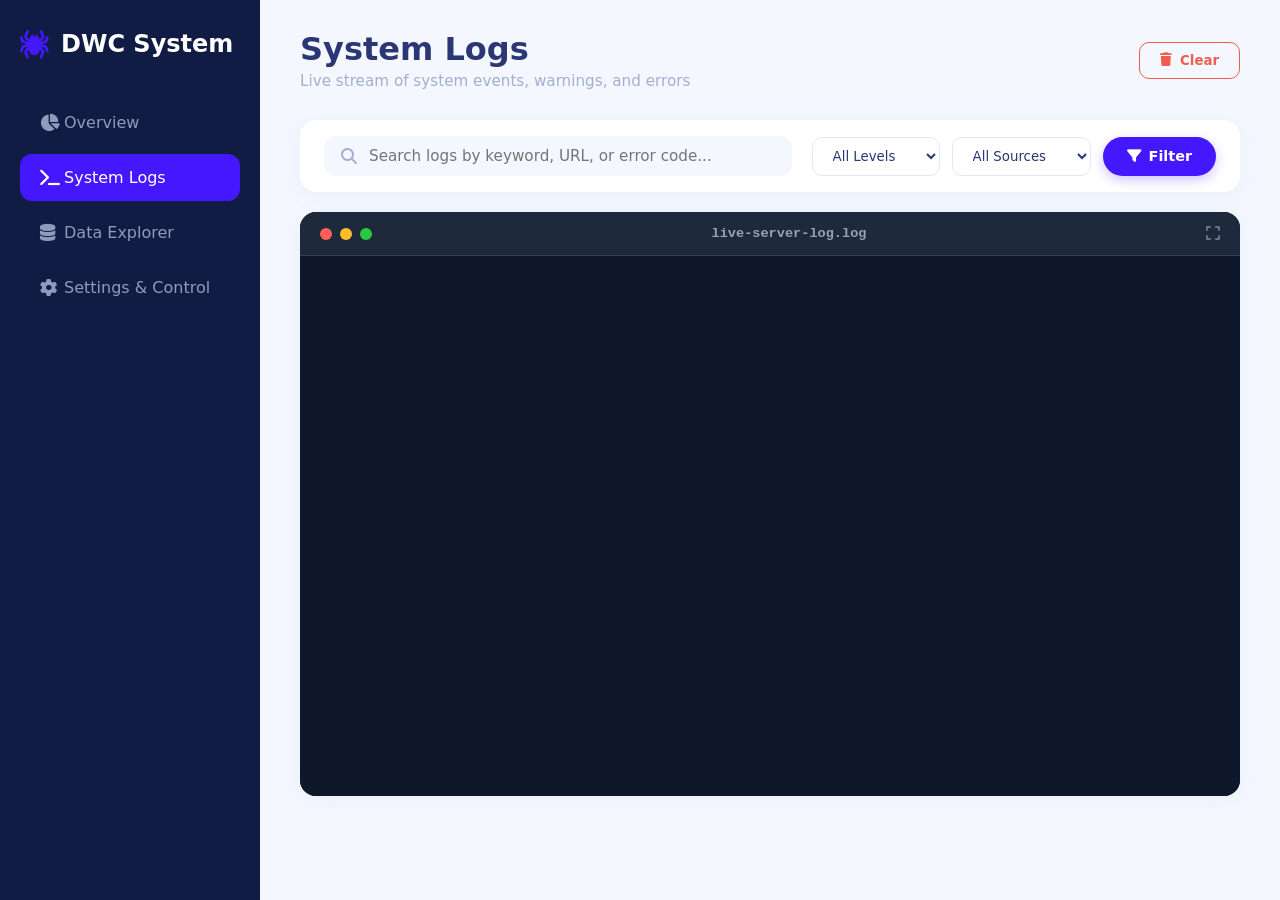
<file: dwc-dashboard/logs.html>
<!DOCTYPE html>
<html lang="en">
<head>
    <meta charset="UTF-8">
    <meta name="viewport" content="width=device-width, initial-scale=1.0">
    <title>DWC - System Logs</title>
    <link rel="stylesheet" href="style.css">
    <link rel="stylesheet" href="https://cdnjs.cloudflare.com/ajax/libs/font-awesome/6.4.0/css/all.min.css">
</head>
<body>
    <div class="dashboard-container">
        <nav class="sidebar">
            <div class="logo">
                <h2><i class="fas fa-spider"></i> DWC System</h2>
            </div>
            <ul class="nav-links">
                <li><a href="index.html"><i class="fas fa-chart-pie"></i> Overview</a></li>
                <li class="active"><a href="logs.html"><i class="fas fa-terminal"></i> System Logs</a></li>
                <li><a href="data.html"><i class="fas fa-database"></i> Data Explorer</a></li>
                <li><a href="settings.html"><i class="fas fa-cog"></i> Settings & Control</a></li>
            </ul>
        </nav>

        <main class="main-content">
            <header>
                <div class="header-title">
                    <h1>System Logs</h1>
                    <p class="subtitle">Live stream of system events, warnings, and errors</p>
                </div>
                <div class="header-actions" style="display: flex; gap: 10px;">
                    <button class="btn-outline" style="color: var(--danger); border-color: var(--danger);"><i class="fas fa-trash"></i> Clear</button>
                </div>
            </header>

            <div class="bento-grid">
                
                <div class="bento-card filter-bar span-4" style="margin-bottom: 20px;">
                    <div class="search-box">
                        <i class="fas fa-search"></i>
                        <input type="text" placeholder="Search logs by keyword, URL, or error code..." id="logSearch">
                    </div>
                    <div class="filter-group">
                        <select class="custom-select" id="logLevel">
                            <option value="ALL">All Levels</option>
                            <option value="INFO">INFO Only</option>
                            <option value="WARN">WARNINGS</option>
                            <option value="ERROR">ERRORS</option>
                        </select>
                        <select class="custom-select" id="logSource">
                            <option value="ALL">All Sources</option>
                            <option value="MASTER">Master Node</option>
                            <option value="WORKER">Workers</option>
                            <option value="REDIS">Redis Queue</option>
                        </select>
                        <button class="btn-apply-filter">
                            <i class="fas fa-filter"></i> Filter
                        </button>
                    </div>
                </div>

                <div class="bento-card span-4" style="padding: 0; background-color: #0F172A; overflow: hidden;">
                    <div class="terminal-header">
                        <div class="terminal-dots">
                            <span class="dot red"></span>
                            <span class="dot yellow"></span>
                            <span class="dot green"></span>
                        </div>
                        <div class="terminal-title">live-server-log.log</div>
                        <div class="terminal-actions">
                            <i class="fas fa-expand"></i>
                        </div>
                    </div>
                    
                    <div class="terminal-window">
                        <ul class="log-stream">
                            
                        </ul>
                    </div>
                </div>

            </div>
        </main>
    </div>
    <script>
        let isPaused = false;
        let logInterval = null;

        document.addEventListener('DOMContentLoaded', () => {
            // Lấy log lần đầu
            fetchLogs();
            
            // Cứ 1.5 giây lấy log mới một lần (tạo cảm giác live stream)
            logInterval = setInterval(() => {
                if (!isPaused) fetchLogs();
            }, 1500);

            // NÚT CLEAR
            const btnClear = document.querySelector('.fa-trash').parentElement;
            btnClear.addEventListener('click', async () => {
                await fetch('http://127.0.0.1:8080/api/logs', { method: 'DELETE' });
                document.querySelector('.log-stream').innerHTML = ''; // Xóa sạch màn hình
            });

            // Gắn sự kiện cho các ô Lọc
            document.getElementById('logSearch').addEventListener('input', applyFilter);
            document.getElementById('logLevel').addEventListener('change', applyFilter);
            document.getElementById('logSource').addEventListener('change', applyFilter);
        });

        // HÀM LẤY LOG VÀ VẼ LÊN MÀN HÌNH
        async function fetchLogs() {
            try {
                const res = await fetch('http://127.0.0.1:8080/api/logs');
                const logs = await res.json();
                
                const terminalWindow = document.querySelector('.terminal-window');
                const stream = document.querySelector('.log-stream');
                
                // 1. ĐO VỊ TRÍ THANH CUỘN (Smart Scrolling)
                // Kiểm tra xem người dùng có đang ở dưới cùng của màn hình log không (cho phép sai số 50px)
                const isScrolledToBottom = terminalWindow.scrollHeight - terminalWindow.clientHeight <= terminalWindow.scrollTop + 50;
                
                // 2. DOM BUFFERING (Chống Lag)
                // Thay vì += thẳng vào stream gây giật, ta gom tất cả vào một biến String
                let htmlBuffer = ''; 
                
                logs.forEach(log => {
                    let lvlColor = '#3b82f6'; // Mặc định INFO (Xanh)
                    if(log.level === 'WARN') lvlColor = '#f59e0b'; // Vàng
                    if(log.level === 'ERROR') lvlColor = '#ef4444'; // Đỏ

                    htmlBuffer += `
                        <li class="log-line" data-level="${log.level}" data-source="${log.source}">
                            <span class="log-time" style="color: #64748b;">${log.time}</span>
                            <span class="log-level" style="color: ${lvlColor}; font-weight: 700; width: 50px; display: inline-block;">${log.level}</span>
                            <span class="log-source" style="color: #a78bfa; font-weight: 600;">[${log.source}]</span>
                            <span class="log-message" style="color: #e2e8f0; margin-left: 10px;">${log.message}</span>
                        </li>
                    `;
                });
                
                // Đổ dữ liệu 1 lần duy nhất vào DOM (Tốc độ bàn thờ, không giật màn hình)
                stream.innerHTML = htmlBuffer; 
                
                applyFilter(); // Chạy bộ lọc
                
                // 3. ÁP DỤNG CUỘN THÔNG MINH
                // Chỉ tự động cuộn xuống đáy NẾU trước đó người dùng đang ở đáy
                // Nếu người dùng đang lướt lên xem log cũ, không làm phiền họ
                if (isScrolledToBottom) {
                    terminalWindow.scrollTop = terminalWindow.scrollHeight;
                }
                
            } catch (error) {}
        }

        // HÀM LỌC LOG MƯỢT MÀ
        function applyFilter() {
            const keyword = document.getElementById('logSearch').value.toLowerCase();
            const level = document.getElementById('logLevel').value;
            const source = document.getElementById('logSource').value;
            
            document.querySelectorAll('.log-line').forEach(line => {
                const text = line.innerText.toLowerCase();
                const lineLvl = line.getAttribute('data-level');
                const lineSrc = line.getAttribute('data-source').toUpperCase();
                
                let matchSearch = text.includes(keyword);
                let matchLevel = (level === 'ALL' || lineLvl === level);
                let matchSource = (source === 'ALL' || lineSrc.includes(source));
                
                if (matchSearch && matchLevel && matchSource) {
                    line.style.display = 'block';
                } else {
                    line.style.display = 'none';
                }
            });
        }
    </script>
</body>
</html>
</file>
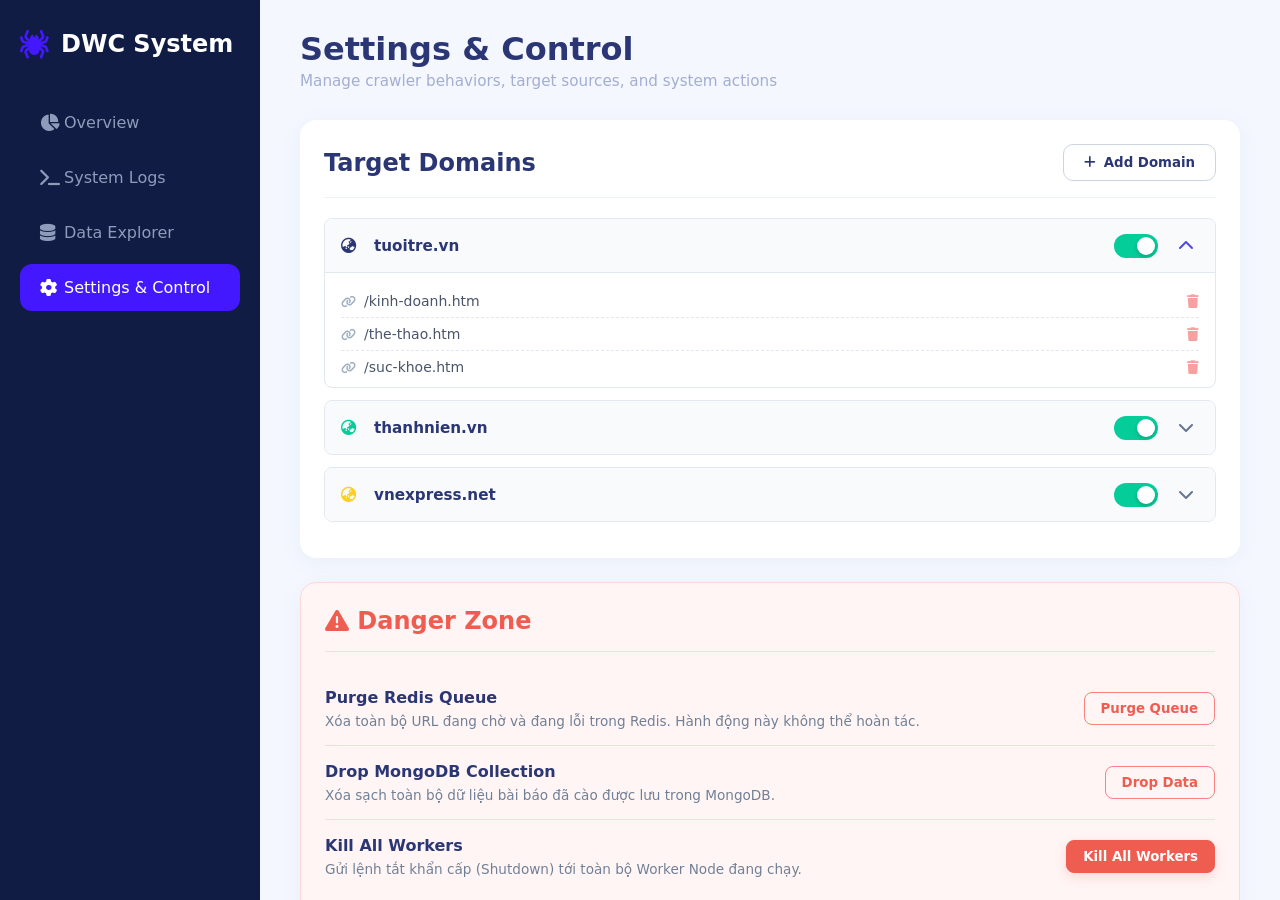
<file: dwc-dashboard/settings.html>
<!DOCTYPE html>
<html lang="en">
<head>
    <meta charset="UTF-8">
    <meta name="viewport" content="width=device-width, initial-scale=1.0">
    <title>DWC - Settings & Control</title>
    <link rel="stylesheet" href="style.css">
    <link rel="stylesheet" href="https://cdnjs.cloudflare.com/ajax/libs/font-awesome/6.4.0/css/all.min.css">
    
    <style>
        .domain-container { margin-top: 15px; }
        .domain-group {
            border: 1px solid #e2e8f0; border-radius: 8px;
            margin-bottom: 12px; background: #fff; overflow: hidden;
        }
        .domain-header {
            display: flex; justify-content: space-between; align-items: center;
            padding: 12px 16px; background: #f8fafc;
        }
        .domain-header .d-actions { display: flex; align-items: center; gap: 15px; }
        .btn-expand {
            background: none; border: none; color: #64748b; cursor: pointer;
            transition: 0.3s; padding: 5px; font-size: 16px;
        }
        .btn-expand.active { transform: rotate(180deg); color: #4f46e5; }
        .domain-body {
            display: none; padding: 12px 16px; border-top: 1px solid #e2e8f0;
        }
        .domain-body.show { display: block; }
        .sub-link-list { list-style: none; padding: 0; margin: 0; }
        .sub-link-list li {
            display: flex; justify-content: space-between; align-items: center;
            padding: 8px 0; border-bottom: 1px dashed #e2e8f0; font-size: 14px; color: #4a5568;
        }
        .sub-link-list li:last-child { border-bottom: none; padding-bottom: 0; }
        .btn-icon-sm { background: none; border: none; cursor: pointer; color: #ef4444; opacity: 0.5; transition: 0.2s;}
        .btn-icon-sm:hover { opacity: 1; }
    </style>
</head>
<body>
    <div class="dashboard-container">
        <nav class="sidebar">
            <div class="logo">
                <h2><i class="fas fa-spider"></i> DWC System</h2>
            </div>
            <ul class="nav-links">
                <li><a href="index.html"><i class="fas fa-chart-pie"></i> Overview</a></li>
                <li><a href="logs.html"><i class="fas fa-terminal"></i> System Logs</a></li>
                <li><a href="data.html"><i class="fas fa-database"></i> Data Explorer</a></li>
                <li class="active"><a href="settings.html"><i class="fas fa-cog"></i> Settings & Control</a></li>
            </ul>
        </nav>

        <main class="main-content">
            <header>
                <div class="header-title">
                    <h1>Settings & Control</h1>
                    <p class="subtitle">Manage crawler behaviors, target sources, and system actions</p>
                </div>
            </header>

            <div class="bento-grid">
                
                <div class="bento-card span-4" style="margin-bottom: 24px;">
                    <div class="section-header">
                        <h2>Target Domains</h2>
                        <button class="btn-outline btn-sm" id="btnAddDomain"><i class="fas fa-plus"></i> Add Domain</button>
                    </div>
                    
                    <div class="domain-container">
                        <div class="domain-group">
                            <div class="domain-header">
                                <div class="d-info"><i class="fas fa-globe-asia text-primary" style="margin-right: 8px;"></i><strong>tuoitre.vn</strong></div>
                                <div class="d-actions">
                                    <label class="toggle-switch"><input type="checkbox" checked><span class="slider"></span></label>
                                    <button class="btn-expand active"><i class="fas fa-chevron-down"></i></button>
                                </div>
                            </div>
                            <div class="domain-body show">
                                <ul class="sub-link-list" id="list-tuoitre">
                                    <li><span><i class="fas fa-link text-muted" style="margin-right:8px;"></i>/kinh-doanh.htm</span> <button class="btn-icon-sm"><i class="fas fa-trash"></i></button></li>
                                    <li><span><i class="fas fa-link text-muted" style="margin-right:8px;"></i>/the-thao.htm</span> <button class="btn-icon-sm"><i class="fas fa-trash"></i></button></li>
                                    <li><span><i class="fas fa-link text-muted" style="margin-right:8px;"></i>/suc-khoe.htm</span> <button class="btn-icon-sm"><i class="fas fa-trash"></i></button></li>
                                </ul>
                            </div>
                        </div>

                        <div class="domain-group">
                            <div class="domain-header">
                                <div class="d-info"><i class="fas fa-globe-asia text-success" style="margin-right: 8px;"></i><strong>thanhnien.vn</strong></div>
                                <div class="d-actions">
                                    <label class="toggle-switch"><input type="checkbox" checked><span class="slider"></span></label>
                                    <button class="btn-expand"><i class="fas fa-chevron-down"></i></button>
                                </div>
                            </div>
                            <div class="domain-body">
                                <ul class="sub-link-list" id="list-thanhnien">
                                    <li><span><i class="fas fa-link text-muted" style="margin-right:8px;"></i>/kinh-te.htm</span> <button class="btn-icon-sm"><i class="fas fa-trash"></i></button></li>
                                    <li><span><i class="fas fa-link text-muted" style="margin-right:8px;"></i>/the-thao.htm</span> <button class="btn-icon-sm"><i class="fas fa-trash"></i></button></li>
                                    <li><span><i class="fas fa-link text-muted" style="margin-right:8px;"></i>/suc-khoe.htm</span> <button class="btn-icon-sm"><i class="fas fa-trash"></i></button></li>
                                    <li><span><i class="fas fa-link text-muted" style="margin-right:8px;"></i>/the-gioi.htm</span> <button class="btn-icon-sm"><i class="fas fa-trash"></i></button></li>
                                </ul>
                            </div>
                        </div>

                        <div class="domain-group">
                            <div class="domain-header">
                                <div class="d-info"><i class="fas fa-globe-asia text-warning" style="margin-right: 8px;"></i><strong>vnexpress.net</strong></div>
                                <div class="d-actions">
                                    <label class="toggle-switch"><input type="checkbox" checked><span class="slider"></span></label>
                                    <button class="btn-expand"><i class="fas fa-chevron-down"></i></button>
                                </div>
                            </div>
                            <div class="domain-body">
                                <ul class="sub-link-list" id="list-vnexpress">
                                    <li><span><i class="fas fa-link text-muted" style="margin-right:8px;"></i>/kinh-doanh</span> <button class="btn-icon-sm"><i class="fas fa-trash"></i></button></li>
                                    <li><span><i class="fas fa-link text-muted" style="margin-right:8px;"></i>/the-thao</span> <button class="btn-icon-sm"><i class="fas fa-trash"></i></button></li>
                                    <li><span><i class="fas fa-link text-muted" style="margin-right:8px;"></i>/suc-khoe</span> <button class="btn-icon-sm"><i class="fas fa-trash"></i></button></li>
                                    <li><span><i class="fas fa-link text-muted" style="margin-right:8px;"></i>/the-gioi</span> <button class="btn-icon-sm"><i class="fas fa-trash"></i></button></li>
                                </ul>
                            </div>
                        </div>
                    </div>
                </div>

                <div class="bento-card span-4 danger-zone">
                    <div class="section-header border-danger">
                        <h2 class="text-danger"><i class="fas fa-exclamation-triangle"></i> Danger Zone</h2>
                    </div>
                    <div class="danger-actions">
                        <div class="danger-item">
                            <div class="danger-text">
                                <strong>Purge Redis Queue</strong>
                                <p>Xóa toàn bộ URL đang chờ và đang lỗi trong Redis. Hành động này không thể hoàn tác.</p>
                            </div>
                            <button class="btn-danger-outline" id="btnPurgeRedis">Purge Queue</button>
                        </div>
                        <div class="danger-item">
                            <div class="danger-text">
                                <strong>Drop MongoDB Collection</strong>
                                <p>Xóa sạch toàn bộ dữ liệu bài báo đã cào được lưu trong MongoDB.</p>
                            </div>
                            <button class="btn-danger-outline" id="btnDropMongo">Drop Data</button>
                        </div>
                        <div class="danger-item">
                            <div class="danger-text">
                                <strong>Kill All Workers</strong>
                                <p>Gửi lệnh tắt khẩn cấp (Shutdown) tới toàn bộ Worker Node đang chạy.</p>
                            </div>
                            <button class="btn-danger-solid" id="btnKillAll">Kill All Workers</button>
                        </div>
                    </div>
                </div>

            </div>
        </main>
    </div>

    <script>
        document.addEventListener('DOMContentLoaded', () => {
            
            // 1. NÚT: XÓA SẠCH REDIS QUEUE
            document.getElementById('btnPurgeRedis').addEventListener('click', async () => {
                const confirmPurge = confirm("🚨 BẠN CÓ CHẮC CHẮN MUỐN XÓA REDIS?\nToàn bộ link đang chờ cào và link lỗi sẽ bị xóa vĩnh viễn.");
                if (confirmPurge) {
                    try {
                        const response = await fetch('http://127.0.0.1:8080/api/queue/purge', { method: 'DELETE' });
                        if (response.ok) alert("✅ Đã dọn sạch Redis Queue!");
                        else alert("❌ Có lỗi xảy ra khi dọn Redis.");
                    } catch (error) {
                        console.error("Lỗi kết nối:", error);
                    }
                }
            });

            // 2. NÚT: XÓA SẠCH MONGODB
            document.getElementById('btnDropMongo').addEventListener('click', async () => {
                const confirmDrop = confirm("🚨 CẢNH BÁO MẤT DỮ LIỆU!!!\nBạn chuẩn bị xóa TẤT CẢ bài báo đã cào được. Không thể hoàn tác!");
                if (confirmDrop) {
                    try {
                        const response = await fetch('http://127.0.0.1:8080/api/articles/drop-all', { method: 'DELETE' });
                        if (response.ok) alert("✅ Đã xóa toàn bộ dữ liệu trong MongoDB!");
                        else alert("❌ Có lỗi xảy ra khi xóa MongoDB.");
                    } catch (error) {
                        console.error("Lỗi kết nối:", error);
                    }
                }
            });

            // 3. NÚT: KILL ALL WORKERS
            document.getElementById('btnKillAll').addEventListener('click', async () => {
                const confirmKill = confirm("⚠️ Bạn muốn phát lệnh dừng tất cả các Bot đang chạy?");
                if (confirmKill) {
                    try {
                        const response = await fetch('http://127.0.0.1:8080/api/workers/kill-all', { method: 'POST' });
                        if (response.ok) alert("✅ Đã phát lệnh ngưng hoạt động tới toàn bộ Worker!");
                        else alert("❌ Có lỗi xảy ra khi Kill Worker.");
                    } catch (error) {
                        console.error("Lỗi kết nối:", error);
                    }
                }
            });

            // 4. LOGIC: ĐÓNG/MỞ CÁC CHUYÊN MỤC CON (ACCORDION)
            document.querySelectorAll('.btn-expand').forEach(btn => {
                btn.addEventListener('click', (e) => {
                    const header = e.currentTarget.closest('.domain-header');
                    const body = header.nextElementSibling;
                    
                    btn.classList.toggle('active');
                    body.classList.toggle('show');
                });
            });

            // 5. LOGIC LƯU TRỮ LOCALSTORAGE & VẼ GIAO DIỆN (NÂNG CẤP)
            // =================================================================
            
            // Hàm vẽ 1 link con lên giao diện
            function renderSubLink(newUrl) {
                try {
                    const urlObj = new URL(newUrl);
                    const host = urlObj.hostname; 
                    const path = urlObj.pathname; 
                    
                    let targetListId = '';
                    if(host.includes('tuoitre.vn')) targetListId = 'list-tuoitre';
                    else if(host.includes('thanhnien.vn')) targetListId = 'list-thanhnien';
                    else if(host.includes('vnexpress.net')) targetListId = 'list-vnexpress';

                    if (targetListId) {
                        const ul = document.getElementById(targetListId);
                        
                        // Tạo thẻ li mới
                        const li = document.createElement('li');
                        li.style.cssText = "background: #f0fdf4; padding-left: 10px; border-left: 3px solid #22c55e;";
                        li.innerHTML = `
                            <span><i class="fas fa-link text-success" style="margin-right:8px;"></i>${path} <span style="font-size:11px; color:#22c55e; margin-left:5px; font-weight: bold;">(Custom)</span></span>
                            <button class="btn-icon-sm btn-delete-custom" data-url="${newUrl}"><i class="fas fa-trash"></i></button>
                        `;
                        ul.appendChild(li);

                        // Gắn sự kiện xóa cho nút thùng rác vừa được tạo
                        li.querySelector('.btn-delete-custom').addEventListener('click', function() {
                            const urlToRemove = this.getAttribute('data-url');
                            deleteCustomDomain(urlToRemove); // Xóa khỏi LocalStorage
                            li.remove(); // Xóa khỏi màn hình
                        });

                        // Tự động xổ danh sách ra
                        ul.parentElement.classList.add('show');
                        ul.parentElement.previousElementSibling.querySelector('.btn-expand').classList.add('active');
                    }
                } catch (e) { console.log("Lỗi parse URL để vẽ giao diện:", e); }
            }

            // 6. KHÔI PHỤC DỮ LIỆU KHI MỞ TRANG
            function loadCustomDomains() {
                // Lấy mảng link từ LocalStorage (Nếu chưa có thì tạo mảng rỗng)
                const savedLinks = JSON.parse(localStorage.getItem('dwcCustomDomains')) || [];
                savedLinks.forEach(link => {
                    renderSubLink(link); // Vẽ lại từng link
                });
            }
            // Chạy ngay khi load trang
            loadCustomDomains();

            // Hàm xóa link khỏi LocalStorage
            function deleteCustomDomain(url) {
                let savedLinks = JSON.parse(localStorage.getItem('dwcCustomDomains')) || [];
                savedLinks = savedLinks.filter(item => item !== url); // Lọc bỏ link cần xóa
                localStorage.setItem('dwcCustomDomains', JSON.stringify(savedLinks)); // Lưu lại
            }

            // 7. NÚT: ADD DOMAIN (THÊM LINK CÀO MỚI)
            document.getElementById('btnAddDomain').addEventListener('click', async () => {
                const newUrl = prompt("Nhập đường dẫn chuyên mục mới cần cào:\n(Ví dụ: https://tuoitre.vn/phap-luat.htm)");
                
                if (newUrl && newUrl.trim() !== "") {
                    // Kiểm tra xem link đã tồn tại chưa để tránh trùng lặp
                    let savedLinks = JSON.parse(localStorage.getItem('dwcCustomDomains')) || [];
                    if (savedLinks.includes(newUrl)) {
                        alert("⚠️ Chuyên mục này đã được thêm từ trước rồi!");
                        return;
                    }

                    try {
                        // Gọi API lưu xuống Java để Bot bắt đầu cào
                        const response = await fetch(`http://127.0.0.1:8080/api/spider/add-seed?url=${encodeURIComponent(newUrl)}`, { method: 'POST' });
                        
                        if (response.ok) {
                            alert("✅ Đã bơm link thành công! Hệ thống đang tiến hành quét...");
                            
                            // Lưu vào LocalStorage
                            savedLinks.push(newUrl);
                            localStorage.setItem('dwcCustomDomains', JSON.stringify(savedLinks));
                            
                            // Vẽ lên màn hình
                            renderSubLink(newUrl);
                        } else {
                            alert("❌ Hệ thống từ chối link này. Hãy đảm bảo Spring Boot đang chạy ổn định.");
                        }
                    } catch (error) {
                        alert("❌ Không thể kết nối tới máy chủ Spider.");
                    }
                }
            });
        });
    </script>
</body>
</html>
</file>
<file: dwc-dashboard/style.css>
/* --- BIẾN MÀU CƠ BẢN --- */
:root {
    --bg-main: #F4F7FE;        /* Nền tổng sáng */
    --bg-card: #FFFFFF;        /* Nền thẻ trắng */
    --bg-sidebar: #111C44;     /* Sidebar xanh đen cao cấp */
    
    --text-dark: #2B3674;      /* Chữ tiêu đề */
    --text-muted: #A3AED1;     /* Chữ phụ */
    --text-light: #FFFFFF;     /* Chữ trên nền tối */
    
    --primary: #4318FF;        /* Xanh dương nhấn */
    --success: #05CD99;        /* Xanh lá báo tốt */
    --warning: #FFCE20;        /* Vàng cảnh báo */
    --danger:  #EE5D50;        /* Đỏ báo lỗi/Kill */
    
    --radius: 16px;
    --shadow: 0px 4px 20px rgba(112, 144, 176, 0.08);
}

* { margin: 0; padding: 0; box-sizing: border-box; font-family: 'Segoe UI', system-ui, sans-serif; }

body { background-color: var(--bg-main); color: var(--text-dark); }
.dashboard-container { display: flex; height: 100vh; overflow: hidden; }

/* --- SIDEBAR --- */
.sidebar { width: 260px; background-color: var(--bg-sidebar); padding: 30px 20px; color: var(--text-light); z-index: 10; display: flex; flex-direction: column; }
.logo h2 { color: var(--text-light); margin-bottom: 40px; font-size: 1.5rem; display: flex; align-items: center; gap: 12px; }
.logo i { color: var(--primary); font-size: 1.8rem; }
.nav-links { list-style: none; }
.nav-links li { margin-bottom: 8px; }
.nav-links a { text-decoration: none; color: #8F9BBA; font-weight: 500; display: flex; align-items: center; padding: 14px 20px; border-radius: 12px; transition: 0.3s; }
.nav-links a i { width: 24px; font-size: 1.1rem; }
.nav-links li.active a { background-color: var(--primary); color: var(--text-light); }
.nav-links a:hover:not(.active) { color: var(--text-light); background-color: rgba(255,255,255,0.05); }

/* --- MAIN CONTENT & HEADER --- */
.main-content { flex: 1; padding: 30px 40px; overflow-y: auto; }
header { display: flex; justify-content: space-between; align-items: center; margin-bottom: 30px; }
header h1 { font-size: 2rem; font-weight: 700; }
header .subtitle { color: var(--text-muted); font-size: 0.95rem; margin-top: 4px; }

/* Status Online Indicator */
.system-status { display: flex; align-items: center; gap: 10px; background-color: #E6FAFA; padding: 8px 16px; border-radius: 20px; border: 1px solid #B5E4E4; }
.status-text { color: #029C76; font-weight: 600; font-size: 0.9rem; }
.pulse-dot { width: 10px; height: 10px; background-color: var(--success); border-radius: 50%; animation: pulse 1.5s infinite; }
@keyframes pulse { 0% { box-shadow: 0 0 0 0 rgba(5, 205, 153, 0.6); } 70% { box-shadow: 0 0 0 8px rgba(5, 205, 153, 0); } 100% { box-shadow: 0 0 0 0 rgba(5, 205, 153, 0); } }

/* --- BENTO LAYOUT CƠ BẢN --- */
.bento-layout { display: flex; flex-direction: column; gap: 24px; }
.bento-card { background-color: var(--bg-card); border-radius: var(--radius); box-shadow: var(--shadow); padding: 24px; }
.section-header { 
    display: flex; 
    justify-content: space-between; 
    align-items: center; 
    border-bottom: 1px solid #EDF2F7; /* Đường gạch dưới tinh tế */
    padding-bottom: 16px; 
    margin-bottom: 20px; 
}
.header-title-group { 
    display: flex; 
    align-items: center; 
    gap: 12px; 
}
.header-title-group h2 { 
    font-size: 1.15rem; 
    color: var(--text-dark); 
    margin: 0; 
}
.badge { background-color: rgba(67, 24, 255, 0.1); color: var(--primary); padding: 4px 12px; border-radius: 12px; font-size: 0.85rem; font-weight: 700; }
/* Format chung cho tất cả các Tag thông tin */
.badge-outline { 
    border: 1px solid #CBD5E0; 
    color: #718096; 
    background-color: #F7FAFC; 
    padding: 4px 14px; 
    border-radius: 20px; 
    font-size: 0.8rem; 
    font-weight: 600; 
}

/* --- TẦNG 1: METRICS --- */
.metrics-row { display: grid; grid-template-columns: repeat(4, 1fr); gap: 24px; }
.metric { display: flex; align-items: center; gap: 16px; }
.metric-icon { width: 56px; height: 56px; border-radius: 50%; display: flex; align-items: center; justify-content: center; font-size: 1.5rem; }
.primary-bg { background-color: rgba(67, 24, 255, 0.1); color: var(--primary); }
.success-bg { background-color: rgba(5, 205, 153, 0.1); color: var(--success); }
.warning-bg { background-color: rgba(255, 206, 32, 0.1); color: var(--warning); }
.danger-bg { background-color: rgba(238, 93, 80, 0.1); color: var(--danger); }

.metric-info .label { font-size: 0.9rem; color: var(--text-muted); font-weight: 500; margin-bottom: 4px; }
.metric-info .value { font-size: 2rem; font-weight: 700; line-height: 1; margin-bottom: 4px; }
.metric-info .sub-label { font-size: 0.8rem; color: #A3AED1; }

.text-success { color: var(--success); }
.text-warning { color: var(--warning); }
.text-danger { color: var(--danger); }

/* --- TẦNG 2: FLEET STATUS (LƯỚI BOT) --- */
.worker-grid { display: grid; grid-template-columns: repeat(auto-fill, minmax(220px, 1fr)); gap: 16px; }
.worker-card { border: 1px solid #EDF2F7; border-radius: 12px; padding: 16px; display: flex; flex-direction: column; gap: 12px; transition: transform 0.2s, box-shadow 0.2s; background: #FAFCFE; }
.worker-card:hover { transform: translateY(-3px); box-shadow: 0 8px 16px rgba(0,0,0,0.04); border-color: #E2E8F0; }

.w-header { display: flex; justify-content: space-between; align-items: center; border-bottom: 1px dashed #E2E8F0; padding-bottom: 8px; }
.w-name { font-weight: 600; font-size: 0.95rem; display: flex; align-items: center; gap: 8px; }
.w-name i { color: #A0AEC0; }
.w-indicator { width: 10px; height: 10px; border-radius: 50%; }

.w-body { display: flex; flex-direction: column; gap: 6px; font-size: 0.85rem; color: var(--text-muted); }
.w-stat { display: flex; justify-content: space-between; }
.w-stat strong { color: var(--text-dark); }

.btn-kill { background-color: white; border: 1px solid #FED7D7; color: var(--danger); padding: 8px; border-radius: 8px; cursor: pointer; font-size: 0.85rem; font-weight: 600; transition: 0.2s; margin-top: auto; }
.btn-kill:hover { background-color: var(--danger); color: white; border-color: var(--danger); }

/* Trạng thái Worker */
.worker-card.running .w-indicator { background-color: var(--success); }
.worker-card.error .w-indicator { background-color: var(--danger); }
.worker-card.error { background-color: #FFF5F5; border-color: #FED7D7; }

/* --- */
/* Nút thêm Bot mini */
/* Style mới cho nút Add Worker: Dạng Outline bo tròn, đồng điệu với Tag */
.btn-add-worker { 
    background-color: transparent; 
    color: var(--primary); 
    border: 1.5px solid var(--primary); 
    padding: 6px 18px; 
    border-radius: 20px; /* Bo góc bằng với badge-outline */
    font-weight: 600; 
    font-size: 0.85rem; 
    cursor: pointer; 
    transition: all 0.2s ease; 
    display: flex; 
    align-items: center; 
    gap: 6px; 
}

.btn-add-worker:hover { 
    background-color: var(--primary); 
    color: white; 
    box-shadow: 0 4px 12px rgba(67, 24, 255, 0.15); 
    transform: translateY(-1px); 
}
/* Khung cuộn độc lập cho danh sách Bot */
.worker-scroll-container { max-height: 280px; overflow-y: auto; padding-right: 8px; margin-right: -8px; }

/* Tùy chỉnh thanh cuộn (Scrollbar) cho mượt và ẩn đi phần thô */
.worker-scroll-container::-webkit-scrollbar { width: 6px; }
.worker-scroll-container::-webkit-scrollbar-track { background: transparent; }
.worker-scroll-container::-webkit-scrollbar-thumb { background: #E2E8F0; border-radius: 10px; }
.worker-scroll-container::-webkit-scrollbar-thumb:hover { background: #CBD5E0; }

/* Ép lưới nhỏ lại, hiển thị nhiều cột hơn (min 160px thay vì 220px) */
.worker-grid { display: grid; grid-template-columns: repeat(auto-fill, minmax(160px, 1fr)); gap: 12px; }

/* Thu nhỏ padding và font size của thẻ Bot */
.worker-card { border: 1px solid #EDF2F7; border-radius: 10px; padding: 12px; display: flex; flex-direction: column; gap: 10px; transition: transform 0.2s, box-shadow 0.2s; background: #FAFCFE; }
.w-header { padding-bottom: 6px; }
.w-name { font-size: 0.85rem; }
.w-body { font-size: 0.8rem; gap: 4px; }
.btn-kill { padding: 4px; border-radius: 6px; font-size: 0.8rem; }

/* --- TẦNG 4: TRACKED SITES (BẢNG THỐNG KÊ DOMAIN) --- */
.table-responsive { width: 100%; overflow-x: auto; }
.tracked-table { width: 100%; border-collapse: separate; border-spacing: 0 12px; }
.tracked-table th { text-align: left; padding: 0 16px 8px 16px; color: var(--text-muted); font-size: 0.85rem; font-weight: 600; text-transform: uppercase; letter-spacing: 0.5px; border-bottom: 1px solid #EDF2F7; }
.tracked-table td { padding: 16px; background-color: #FAFCFE; border-top: 1px solid #EDF2F7; border-bottom: 1px solid #EDF2F7; }

/* Bo góc cho dòng của bảng */
.tracked-table td:first-child { border-left: 1px solid #EDF2F7; border-top-left-radius: 12px; border-bottom-left-radius: 12px; }
.tracked-table td:last-child { border-right: 1px solid #EDF2F7; border-top-right-radius: 12px; border-bottom-right-radius: 12px; }

/* Style chữ trong bảng */
.domain-name { font-weight: 600; color: var(--text-dark); display: flex; align-items: center; gap: 10px; }
.time-text { color: var(--text-muted); font-size: 0.9rem; }
.total-val { font-weight: 700; color: var(--text-dark); }

/* Các nhãn (Pill) trạng thái giống hình mẫu */
.pill { display: inline-block; padding: 4px 12px; border-radius: 20px; font-size: 0.85rem; font-weight: 700; text-align: center; min-width: 60px; }
.pill-success { background-color: rgba(5, 205, 153, 0.1); color: var(--success); border: 1px solid rgba(5, 205, 153, 0.3); }
.pill-danger { background-color: rgba(238, 93, 80, 0.1); color: var(--danger); border: 1px solid rgba(238, 93, 80, 0.3); }

/* --- DATA EXPLORER: BỘ LỌC & TÌM KIẾM --- */
.filter-bar { display: flex; justify-content: space-between; align-items: center; padding: 16px 24px; gap: 20px; flex-wrap: wrap; }
.search-box { flex: 1; min-width: 300px; display: flex; align-items: center; background-color: #F4F7FE; border-radius: 12px; padding: 10px 16px; border: 1px solid transparent; transition: 0.3s; }
.search-box:focus-within { border-color: var(--primary); background-color: #FFF; box-shadow: 0 0 0 4px rgba(67, 24, 255, 0.1); }
.search-box i { color: var(--text-muted); margin-right: 12px; }
.search-box input { border: none; background: transparent; outline: none; width: 100%; font-size: 0.95rem; color: var(--text-dark); }

.filter-group { display: flex; gap: 12px; }
.custom-select { padding: 10px 16px; border-radius: 10px; border: 1px solid #E2E8F0; outline: none; background-color: #FFF; color: var(--text-dark); font-weight: 500; cursor: pointer; }
.btn-outline { background: transparent; border: 1px solid #CBD5E0; color: var(--text-dark); padding: 10px 20px; border-radius: 10px; font-weight: 600; cursor: pointer; display: flex; gap: 8px; align-items: center; }

/* --- DATA EXPLORER: BẢNG DỮ LIỆU --- */
.data-table { width: 100%; border-collapse: collapse; margin-top: 10px; }
.data-table th { text-align: left; padding: 14px 16px; color: var(--text-muted); font-size: 0.85rem; font-weight: 600; border-bottom: 2px solid #EDF2F7; }
.data-table td { padding: 16px; border-bottom: 1px solid #EDF2F7; font-size: 0.9rem; vertical-align: middle; }
.data-table tr:hover { background-color: #F8FAFC; }

.article-title { font-weight: 600; color: var(--text-dark); max-width: 300px; white-space: nowrap; overflow: hidden; text-overflow: ellipsis; display: inline-block; }
.font-mono { font-family: 'Courier New', Courier, monospace; font-size: 0.85rem; }
.btn-icon { background: transparent; border: none; color: #A0AEC0; cursor: pointer; padding: 8px; border-radius: 8px; transition: 0.2s; }
.btn-icon:hover { color: var(--primary); background: rgba(67, 24, 255, 0.1); }

/* Data Explorer */
/* Nhãn tờ báo */
.pill-primary { background-color: rgba(67, 24, 255, 0.1); color: var(--primary); }

/* --- PHÂN TRANG (PAGINATION) --- */
.pagination { display: flex; justify-content: flex-end; align-items: center; gap: 8px; margin-top: 20px; padding-top: 20px; border-top: 1px solid #EDF2F7; }
.page-btn { min-width: 36px; height: 36px; display: flex; align-items: center; justify-content: center; border: 1px solid #E2E8F0; background: #FFF; border-radius: 8px; cursor: pointer; font-weight: 600; color: var(--text-muted); transition: 0.2s; }
.page-btn:hover:not(.disabled):not(.active) { background: #F4F7FE; color: var(--primary); }
.page-btn.active { background: var(--primary); color: #FFF; border-color: var(--primary); }
.page-btn.disabled { opacity: 0.5; cursor: not-allowed; }
.page-dots { color: var(--text-muted); font-weight: bold; }

/* Legend cho Pie Chart */
.chart-legend { margin-top: 20px; display: flex; flex-direction: column; gap: 10px; }
.legend-item { display: flex; align-items: center; gap: 8px; font-size: 0.85rem; font-weight: 500; color: var(--text-dark); }
.dot { width: 12px; height: 12px; border-radius: 50%; display: inline-block; }

/* --- PIE CHART MỚI: CHART TRÁI, LEGEND PHẢI --- */

.pie-layout-horizontal {

    display: flex;

    flex-direction: row;

    align-items: center;

    justify-content: space-around; /* Tạo khoảng cách đều giữa hình và chữ */

    margin-top: 15px;

    padding: 10px 0;

}

.chart-legend-right {

    display: flex;

    flex-direction: column;

    gap: 16px;

}



/* --- PHÂN TRANG STYLE MONGODB COMPASS CHUẨN --- */

.mongo-pagination {

    display: flex;

    justify-content: flex-end; /* Đẩy toàn bộ cụm sang bên phải */

    align-items: center;

    margin-top: 20px;

    padding-top: 15px;

    border-top: 1px solid #EDF2F7;

}



.mongo-page-controls {

    display: flex;

    align-items: center;

    gap: 24px; /* Khoảng cách giữa select, text, nút refresh và mũi tên */

    color: #001e2b; /* Màu text xanh đen đặc trưng của Mongo */

    font-size: 0.95rem;

    font-weight: 500;

}



/* Khung chọn số lượng (25, 50, 100) */

.select-sm {

    padding: 6px 32px 6px 12px;

    border-radius: 6px;

    border: 1px solid #889397; /* Viền xám bo tròn nhẹ */

    font-size: 0.95rem;

    color: #001e2b;

    background-color: white;

    cursor: pointer;

}



.refresh-btn {

    color: #5c6c75;

    font-size: 1.1rem;

}



.nav-arrows {

    display: flex;

    gap: 12px;

}



.nav-arrows .btn-icon {

    color: #5c6c75;

    font-size: 1.2rem;

}



.nav-arrows .btn-icon.disabled {

    color: #c8d4d8; /* Màu xám nhạt cho nút bị vô hiệu hóa */

}

/* =========================================================
   CÁC STYLE ĐỘC QUYỀN CHO TRANG DATA EXPLORER (SAFE MODE)
   Không làm ảnh hưởng đến index.html
   ========================================================= */

/* Thanh cuộn (Scrollbar) xịn xò cho Bảng Dữ Liệu */
.table-scroll-container {
    max-height: 320px; /* Chiều cao cố định, quá 5-6 dòng sẽ tự có thanh cuộn */
    overflow-y: auto;
    border-bottom: 1px solid #EDF2F7;
    margin-bottom: 15px;
    padding-right: 5px;
}

/* Tùy chỉnh giao diện thanh cuộn */
.table-scroll-container::-webkit-scrollbar { width: 6px; }
.table-scroll-container::-webkit-scrollbar-track { background: transparent; }
.table-scroll-container::-webkit-scrollbar-thumb { background: #CBD5E0; border-radius: 10px; }
.table-scroll-container::-webkit-scrollbar-thumb:hover { background: #A0AEC0; }

/* Sticky Header: Cố định tiêu đề bảng khi cuộn xuống */
.table-scroll-container .data-table th {
    position: sticky;
    top: 0;
    background-color: #FFFFFF; /* Che lấp dữ liệu cuộn bên dưới */
    z-index: 10; /* Nổi lên trên cùng */
    box-shadow: 0 2px 4px rgba(0,0,0,0.02); /* Đổ bóng nhẹ phân cách */
}

/* Thanh Pagination gọn gàng, tinh tế nằm dưới bảng */
.data-pagination {
    display: flex;
    justify-content: space-between;
    align-items: center;
    font-size: 0.95rem;
    color: var(--text-muted);
}

.data-pagination .controls {
    display: flex;
    gap: 12px;
    align-items: center;
}

.data-pagination .controls .btn-icon {
    font-size: 1.1rem;
    padding: 6px 10px;
    color: #718096;
    background: #F7FAFC;
    border: 1px solid #E2E8F0;
}
.data-pagination .controls .btn-icon:hover:not(.disabled) {
    background: #EDF2F7;
    color: var(--primary);
    border-color: #CBD5E0;
}
.data-pagination .controls .btn-icon.disabled {
    opacity: 0.5;
    cursor: not-allowed;
    background: transparent;
}

/* Làm mỏng thanh cuộn dọc của bảng dữ liệu */
.table-scroll-container::-webkit-scrollbar { 
    width: 6px; 
    height: 6px; /* Ép mỏng thanh cuộn ngang */
}
.table-scroll-container::-webkit-scrollbar-track { 
    background: transparent; 
}
.table-scroll-container::-webkit-scrollbar-thumb { 
    background: #CBD5E0; 
    border-radius: 10px; 
}
.table-scroll-container::-webkit-scrollbar-thumb:hover { 
    background: #A0AEC0; 
}

/* Áp dụng thêm cho phần table-responsive nếu màn hình bị co quá nhỏ */
.table-responsive::-webkit-scrollbar {
    height: 6px; 
}
.table-responsive::-webkit-scrollbar-track {
    background: transparent;
}
.table-responsive::-webkit-scrollbar-thumb {
    background: #CBD5E0;
    border-radius: 10px;
}

.btn-apply-filter {
    background-color: var(--primary);
    color: white;
    padding: 8px 24px;
    border-radius: 30px; /* Bo góc cong tuyệt đối giống nút Add Worker */
    border: none;
    font-weight: 600;
    font-size: 0.9rem;
    cursor: pointer;
    display: flex;
    align-items: center;
    gap: 8px;
    box-shadow: 0 4px 12px rgba(67, 24, 255, 0.25); /* Đổ bóng nhẹ cho nút nổi lên */
    transition: all 0.2s ease;
}

.btn-apply-filter:hover {
    transform: translateY(-2px); /* Bay lên một chút khi di chuột */
    box-shadow: 0 6px 16px rgba(67, 24, 255, 0.35);
    opacity: 0.95;
}

/* Nút Export CSV: Hiệu ứng hover chuyển sang nền xám */
.btn-export {
    background-color: #FFFFFF;
    border: 1px solid #CBD5E0;
    color: var(--text-dark);
    padding: 8px 16px;
    border-radius: 8px;
    font-weight: 600;
    font-size: 0.85rem;
    cursor: pointer;
    display: flex;
    align-items: center;
    gap: 8px;
    transition: all 0.2s ease;
}

.btn-export:hover {
    background-color: #E2E8F0; /* Đậm màu hơn, chuyển sang màu xám */
    border-color: #A0AEC0;     /* Viền cũng xám đậm hơn một chút */
    color: var(--text-dark);
}

/* =========================================================
   CẬP NHẬT: THANH CUỘN NGANG & MINI-TAGS
   ========================================================= */

/* Đảm bảo khung bảng có thể cuộn theo cả 2 chiều */
.table-scroll-container {
    max-height: 350px;
    overflow-y: auto;
    overflow-x: auto; /* Bật thanh cuộn ngang */
    border-bottom: 1px solid #EDF2F7;
    margin-bottom: 15px;
    /* Làm mượt khi cuộn trên thiết bị cảm ứng */
    -webkit-overflow-scrolling: touch; 
}

/* Ép chiều rộng tối thiểu cho bảng để không bị dồn cục */
.data-table {
    min-width: 900px; /* Bảng sẽ luôn rộng ít nhất 900px, nếu màn hình nhỏ hơn sẽ hiện thanh cuộn */
}

/* Style cho cụm chứa Tags */
.tag-group {
    display: flex;
    flex-wrap: wrap;
    gap: 6px;
    max-width: 150px; /* Giới hạn độ rộng để xuống dòng nếu nhiều tag */
}

/* Style cho từng Tag (Mini-pill) */
.mini-tag {
    background-color: #EDF2F7;
    color: #4A5568;
    font-size: 0.75rem;
    font-weight: 600;
    padding: 3px 8px;
    border-radius: 6px;
    white-space: nowrap;
    border: 1px solid #E2E8F0;
}

/* Làm bóng đổ cho cột Action khi bị cố định (Sticky) ở lề phải */
.data-table th:last-child,
.data-table td:last-child {
    box-shadow: -2px 0 5px rgba(0,0,0,0.02);
}

/* =========================================================
   SYSTEM LOGS PAGE STYLES (TERMINAL UI)
   ========================================================= */

/* Header của cửa sổ Terminal (Giống thanh viền trên của MacOS) */
.terminal-header {
    background-color: #1E293B;
    padding: 12px 20px;
    display: flex;
    justify-content: space-between;
    align-items: center;
    border-bottom: 1px solid #334155;
}

.terminal-dots { display: flex; gap: 8px; }
.terminal-dots .dot { width: 12px; height: 12px; border-radius: 50%; }
.terminal-dots .red { background-color: #FF5F56; }
.terminal-dots .yellow { background-color: #FFBD2E; }
.terminal-dots .green { background-color: #27C93F; }

.terminal-title {
    color: #94A3B8;
    font-family: 'Courier New', Courier, monospace;
    font-size: 0.85rem;
    font-weight: 600;
}

.terminal-actions { color: #64748B; cursor: pointer; transition: 0.2s; }
.terminal-actions:hover { color: #E2E8F0; }

/* Khu vực hiển thị chữ của Terminal */
.terminal-window {
    height: 60vh; /* Chiều cao cố định để nội dung có thể cuộn bên trong */
    overflow-y: auto;
    padding: 20px;
    background-color: #0F172A;
    font-family: 'Consolas', 'Courier New', monospace;
    font-size: 0.85rem;
    line-height: 1.6;
}

/* Custom thanh cuộn riêng cho Terminal tối màu */
.terminal-window::-webkit-scrollbar { width: 8px; }
.terminal-window::-webkit-scrollbar-track { background: #0F172A; }
.terminal-window::-webkit-scrollbar-thumb { background: #334155; border-radius: 4px; }
.terminal-window::-webkit-scrollbar-thumb:hover { background: #475569; }

/* Danh sách Log */
.log-stream {
    list-style: none;
    display: flex;
    flex-direction: column;
}

.log-line {
    display: flex;
    align-items: flex-start;
    padding: 4px 0;
    border-bottom: 1px dashed rgba(255, 255, 255, 0.05);
}
.log-line:hover { background-color: rgba(255, 255, 255, 0.02); }

/* Các thành phần trong 1 dòng Log */
.log-time {
    color: #64748B;
    min-width: 90px;
    margin-right: 15px;
}

.log-level {
    font-weight: 700;
    min-width: 60px;
    margin-right: 15px;
}
.level-info { color: #38BDF8; }  /* Xanh lam sáng */
.level-warn { color: #FBBF24; }  /* Vàng */
.level-error { color: #EF4444; } /* Đỏ */

.log-source {
    color: #C084FC; /* Tím nhạt phân biệt rõ ràng */
    font-weight: 600;
    min-width: 120px;
    margin-right: 15px;
}

.log-message {
    color: #F8FAFC;
    word-break: break-word;
}

/* =========================================================
   SETTINGS & CONTROL PAGE STYLES
   ========================================================= */

/* Form Inputs */
.settings-form { display: flex; flex-direction: column; gap: 16px; }
.form-group { display: flex; flex-direction: column; gap: 8px; }
.form-group label { font-size: 0.9rem; font-weight: 600; color: var(--text-dark); display: flex; align-items: center; gap: 6px; }
.form-input { padding: 10px 14px; border: 1px solid #CBD5E0; border-radius: 8px; font-size: 0.95rem; outline: none; transition: 0.2s; background: #FAFCFE; }
.form-input:focus { border-color: var(--primary); box-shadow: 0 0 0 3px rgba(67, 24, 255, 0.1); background: #FFF; }

.form-group-inline { display: flex; justify-content: space-between; align-items: center; padding: 12px 0; border-bottom: 1px dashed #EDF2F7; }
.setting-text strong { display: block; color: var(--text-dark); font-size: 0.95rem; margin-bottom: 4px; }
.setting-text p { color: var(--text-muted); font-size: 0.85rem; }

/* Nút gạt Toggle Switch phong cách iOS */
.toggle-switch { position: relative; display: inline-block; width: 44px; height: 24px; }
.toggle-switch input { opacity: 0; width: 0; height: 0; }
.slider { position: absolute; cursor: pointer; top: 0; left: 0; right: 0; bottom: 0; background-color: #CBD5E0; transition: .3s; border-radius: 34px; }
.slider:before { position: absolute; content: ""; height: 18px; width: 18px; left: 3px; bottom: 3px; background-color: white; transition: .3s; border-radius: 50%; box-shadow: 0 2px 4px rgba(0,0,0,0.2); }
input:checked + .slider { background-color: var(--success); }
input:checked + .slider:before { transform: translateX(20px); }

/* Domain List */
.domain-list { list-style: none; display: flex; flex-direction: column; gap: 12px; }
.domain-item { display: flex; justify-content: space-between; align-items: center; padding: 14px; background: #FAFCFE; border: 1px solid #EDF2F7; border-radius: 10px; transition: 0.2s; }
.domain-item:hover { border-color: #CBD5E0; }
.d-info { display: flex; align-items: center; gap: 10px; font-size: 0.95rem; }

/* Danger Zone */
.danger-zone { border: 1px solid #FED7D7; background: #FFF5F5; }
.border-danger { border-bottom-color: #FED7D7; }
.danger-actions { display: flex; flex-direction: column; }
.danger-item { display: flex; justify-content: space-between; align-items: center; padding: 16px 0; border-bottom: 1px solid #FED7D7; }
.danger-item:last-child { border-bottom: none; }
.danger-text strong { display: block; color: var(--text-dark); font-size: 1rem; margin-bottom: 6px; }
.danger-text p { color: #718096; font-size: 0.85rem; max-width: 600px; }

/* Nút bấm Danger */
.btn-danger-outline { background: transparent; border: 1px solid #FC8181; color: var(--danger); padding: 8px 16px; border-radius: 8px; font-weight: 600; cursor: pointer; transition: 0.2s; }
.btn-danger-outline:hover { background: var(--danger); color: white; border-color: var(--danger); }
.btn-danger-solid { background: var(--danger); border: 1px solid var(--danger); color: white; padding: 8px 16px; border-radius: 8px; font-weight: 600; cursor: pointer; transition: 0.2s; box-shadow: 0 4px 12px rgba(238, 93, 80, 0.2); }
.btn-danger-solid:hover { background: #C53030; border-color: #C53030; }

/* Nút Save Changes: Viền đen dày, chữ đen, khi hover chuyển nền xám nhạt */
.btn-save-outline {
    background-color: transparent;
    color: #111827; /* Đen đậm */
    border: 2px solid #111827;
    padding: 8px 20px;
    border-radius: 20px; /* Bo góc viên thuốc */
    font-weight: 700;
    font-size: 0.95rem;
    cursor: pointer;
    display: flex;
    align-items: center;
    gap: 8px;
    transition: all 0.2s ease;
}

.btn-save-outline:hover {
    background-color: #F3F4F6;
    transform: translateY(-1px);
    box-shadow: 0 4px 10px rgba(0, 0, 0, 0.1);
}

/* Hệ thống nút bấm chung */
.btn-dwc {
    padding: 10px 20px;
    border-radius: 8px; /* Bo góc tròn nhẹ cho giống bento */
    border: none;
    color: white;
    font-weight: 600;
    cursor: pointer;
    transition: all 0.2s ease; /* Hiệu ứng mượt khi di chuột */
    display: inline-flex;
    align-items: center;
    gap: 8px;
}

/* Màu cho nút Add Worker */
.btn-primary {
    background-color: #6366f1; /* Tím/Xanh chủ đạo */
}
.btn-primary:hover { background-color: #4f46e5; }
.btn-primary:active { transform: scale(0.95); } /* Hiệu ứng nhấn xuống */

/* Màu cho nút Run Spider (Dùng tone xanh Teal/Emerald dịu mắt hơn) */
.btn-secondary {
    background-color: #10b981; /* Xanh lá nhạt/Teal sang trọng */
}
.btn-secondary:hover { background-color: #059669; }
.btn-secondary:active { transform: scale(0.95); }  

/* Hiệu ứng cho nút Filter (Màu Tím/Xanh) */
.btn-apply-filter {
    transition: all 0.3s ease;
    cursor: pointer;
}
.btn-apply-filter:hover {
    background-color: #4338ca; /* Tím đậm hơn một chút */
    transform: translateY(-2px); /* Nảy nhẹ lên */
    box-shadow: 0 4px 12px rgba(79, 70, 229, 0.3); /* Tỏa sáng viền */
}

/* Hiệu ứng cho nút Pause Stream (Viền xám) */
.btn-outline {
    transition: all 0.3s ease;
    cursor: pointer;
}
.btn-outline:hover {
    background-color: #f8fafc;
    border-color: #cbd5e1;
    transform: translateY(-2px);
    box-shadow: 0 2px 6px rgba(0, 0, 0, 0.05);
}

/* Hiệu ứng đặc biệt cho nút Clear (Viền Đỏ) */
.btn-outline[style*="color: var(--danger)"] {
    transition: all 0.3s ease;
}
.btn-outline[style*="color: var(--danger)"]:hover {
    background-color: var(--danger) !important; /* Đổ đầy màu đỏ */
    color: white !important; /* Chữ chuyển sang trắng */
    transform: translateY(-2px);
    box-shadow: 0 4px 12px rgba(239, 68, 68, 0.3);
}

/* ========================================== */
/* UI CHUYÊN MỤC CON (SUB-DOMAINS ACCORDION) */
/* ========================================== */
.domain-group {
    border: 1px solid var(--border-light);
    border-radius: 8px;
    margin-bottom: 12px;
    background: #fff;
    overflow: hidden;
}
.domain-header {
    display: flex;
    justify-content: space-between;
    align-items: center;
    padding: 12px 16px;
    background: #f8fafc;
}
.domain-header .d-actions {
    display: flex;
    align-items: center;
    gap: 15px;
}
.btn-expand {
    background: none; border: none; color: #64748b; cursor: pointer;
    transition: 0.3s; padding: 5px;
}
.btn-expand.active { transform: rotate(180deg); color: var(--primary); }

.domain-body {
    display: none; /* Ẩn đi mặc định */
    padding: 12px 16px;
    border-top: 1px solid var(--border-light);
}
.domain-body.show { display: block; } /* Hiện ra khi được click */

.sub-link-list {
    list-style: none; padding: 0; margin: 0;
}
.sub-link-list li {
    display: flex; justify-content: space-between; align-items: center;
    padding: 8px 0; border-bottom: 1px dashed #e2e8f0; font-size: 14px;
    color: #4a5568;
}
.sub-link-list li:last-child { border-bottom: none; padding-bottom: 0; }
.sub-link-list i.fa-link { color: #a0aec0; margin-right: 8px; font-size: 12px;}
.btn-icon-sm { background: none; border: none; cursor: pointer; color: #ef4444; opacity: 0.5; transition: 0.2s;}
.btn-icon-sm:hover { opacity: 1; }
</file>
